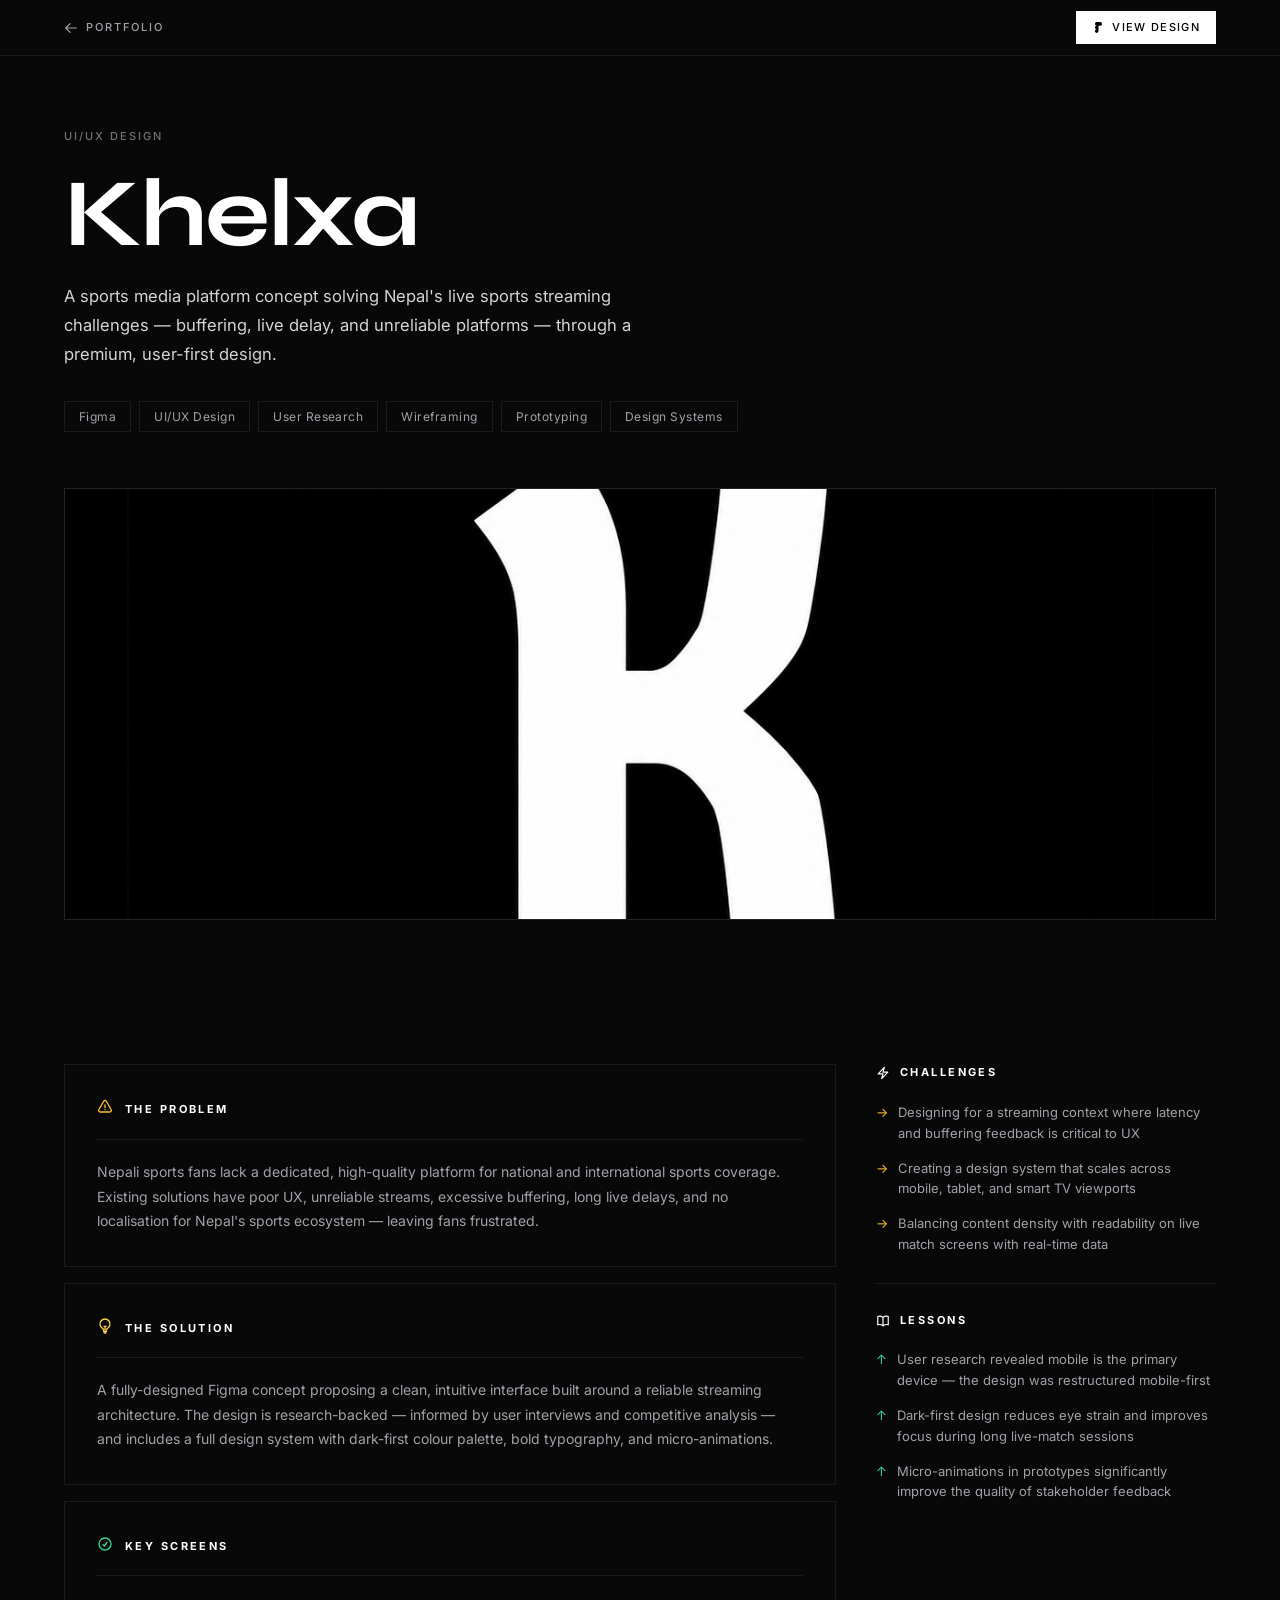
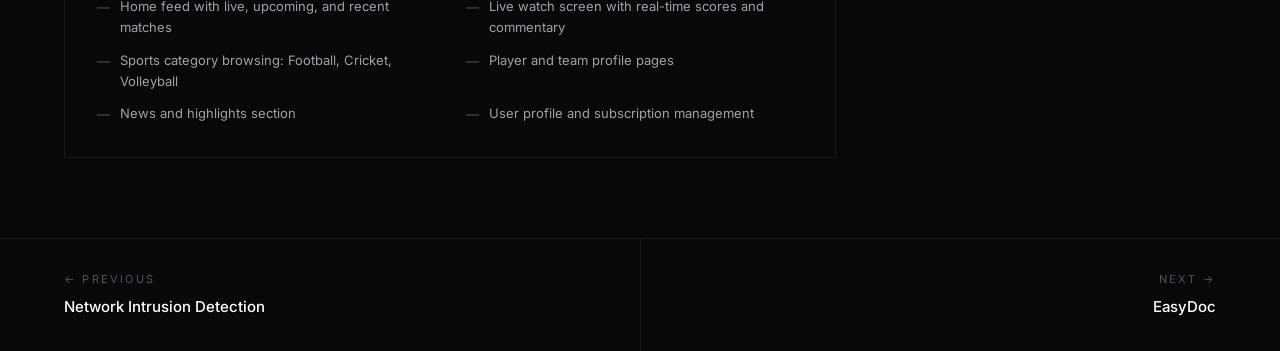
<file: projects/khelxa.html>
<!DOCTYPE html>
<html lang="en">
<head>
  <meta charset="UTF-8" />
  <meta name="viewport" content="width=device-width, initial-scale=1.0" />
  <title>Khelxa | Aayush Khatiwada</title>
  <link rel="icon" type="image/x-icon" href="../media/face.png" />
  <link rel="preconnect" href="https://fonts.googleapis.com" />
  <link rel="preconnect" href="https://fonts.gstatic.com" crossorigin />
  <link href="https://fonts.googleapis.com/css2?family=Anton&family=Inter:wght@300;400;500;600&family=Syne:wght@700;800&display=swap" rel="stylesheet" />
  <link rel="stylesheet" href="../styles.css" />

  <script type="text/javascript">
    (function(c,l,a,r,i,t,y){
        c[a]=c[a]||function(){(c[a].q=c[a].q||[]).push(arguments)};
        t=l.createElement(r);t.async=1;t.src="https://www.clarity.ms/tag/"+i;
        y=l.getElementsByTagName(r)[0];y.parentNode.insertBefore(t,y);
    })(window, document, "clarity", "script", "x57fsqkb2d");
</script>
</head>
<body class="project-page">

<div id="progress-bar"></div>

<nav class="pd-nav">
  <a href="../index.html#projects" class="pd-nav-back">
    <svg width="14" height="14" fill="none" viewBox="0 0 24 24" stroke="currentColor" stroke-width="2"><path stroke-linecap="round" stroke-linejoin="round" d="M10.5 19.5L3 12m0 0l7.5-7.5M3 12h18"/></svg>
    Portfolio
  </a>
  <div class="pd-nav-actions">
    <a href="https://www.figma.com/file/7wP0Lvx64Emsbf0sbYnYyl/Khelxa" target="_blank" rel="noopener" class="pd-btn-demo">
      <svg width="13" height="13" fill="currentColor" viewBox="0 0 24 24"><path d="M15.332 8.668a3.333 3.333 0 000-6.663H8.668a3.333 3.333 0 000 6.663 3.333 3.333 0 000 6.665 3.333 3.333 0 103.333 3.332V8.668h3.331z"/></svg>
      View Design
    </a>
  </div>
</nav>

<div class="pd-hero">
  <div class="pd-status-row">
<span class="pd-category">UI/UX Design</span>
  </div>
  <h1 class="pd-title reveal">Khelxa</h1>
  <p class="pd-subtitle reveal">A sports media platform concept solving Nepal's live sports streaming challenges — buffering, live delay, and unreliable platforms — through a premium, user-first design.</p>
  <div class="pd-tags reveal">
    <span class="pd-tag">Figma</span>
    <span class="pd-tag">UI/UX Design</span>
    <span class="pd-tag">User Research</span>
    <span class="pd-tag">Wireframing</span>
    <span class="pd-tag">Prototyping</span>
    <span class="pd-tag">Design Systems</span>
  </div>
  <div class="pd-cover"><img src="../media/khelxa.png" alt="Khelxa" /></div>
</div>

<div class="pd-content-wrap">
  <div>
    <div class="pd-card reveal">
      <div class="pd-card-header">
        <span class="pd-card-icon pd-card-icon--amber">
          <svg width="16" height="16" fill="none" viewBox="0 0 24 24" stroke="currentColor" stroke-width="2"><path stroke-linecap="round" stroke-linejoin="round" d="M12 9v3.75m-9.303 3.376c-.866 1.5.217 3.374 1.948 3.374h14.71c1.73 0 2.813-1.874 1.948-3.374L13.949 3.378c-.866-1.5-3.032-1.5-3.898 0L2.697 16.126zM12 15.75h.007v.008H12v-.008z"/></svg>
        </span>
        <span class="pd-card-title">The Problem</span>
      </div>
      <p class="pd-card-body">Nepali sports fans lack a dedicated, high-quality platform for national and international sports coverage. Existing solutions have poor UX, unreliable streams, excessive buffering, long live delays, and no localisation for Nepal's sports ecosystem — leaving fans frustrated.</p>
    </div>

    <div class="pd-card reveal">
      <div class="pd-card-header">
        <span class="pd-card-icon pd-card-icon--gold">
          <svg width="16" height="16" fill="none" viewBox="0 0 24 24" stroke="currentColor" stroke-width="2"><path stroke-linecap="round" stroke-linejoin="round" d="M12 18v-5.25m0 0a6.01 6.01 0 001.5-.189m-1.5.189a6.01 6.01 0 01-1.5-.189m3.75 7.478a12.06 12.06 0 01-4.5 0m3.75 2.383a14.406 14.406 0 01-3 0M14.25 18v-.192c0-.983.658-1.823 1.508-2.316a7.5 7.5 0 10-7.517 0c.85.493 1.509 1.333 1.509 2.316V18"/></svg>
        </span>
        <span class="pd-card-title">The Solution</span>
      </div>
      <p class="pd-card-body">A fully-designed Figma concept proposing a clean, intuitive interface built around a reliable streaming architecture. The design is research-backed — informed by user interviews and competitive analysis — and includes a full design system with dark-first colour palette, bold typography, and micro-animations.</p>
    </div>

    <div class="pd-card reveal">
      <div class="pd-card-header">
        <span class="pd-card-icon pd-card-icon--green">
          <svg width="16" height="16" fill="none" viewBox="0 0 24 24" stroke="currentColor" stroke-width="2"><path stroke-linecap="round" stroke-linejoin="round" d="M9 12.75L11.25 15 15 9.75M21 12a9 9 0 11-18 0 9 9 0 0118 0z"/></svg>
        </span>
        <span class="pd-card-title">Key Screens</span>
      </div>
      <div class="pd-features-grid">
        <div class="pd-feature-item"><span class="pd-feature-dash">—</span>Home feed with live, upcoming, and recent matches</div>
        <div class="pd-feature-item"><span class="pd-feature-dash">—</span>Live watch screen with real-time scores and commentary</div>
        <div class="pd-feature-item"><span class="pd-feature-dash">—</span>Sports category browsing: Football, Cricket, Volleyball</div>
        <div class="pd-feature-item"><span class="pd-feature-dash">—</span>Player and team profile pages</div>
        <div class="pd-feature-item"><span class="pd-feature-dash">—</span>News and highlights section</div>
        <div class="pd-feature-item"><span class="pd-feature-dash">—</span>User profile and subscription management</div>
      </div>
    </div>
  </div>

  <aside>
    <div class="pd-sidebar-section">
      <div class="pd-sidebar-title">
        <svg width="14" height="14" fill="none" viewBox="0 0 24 24" stroke="currentColor" stroke-width="2"><path stroke-linecap="round" stroke-linejoin="round" d="M3.75 13.5l10.5-11.25L12 10.5h8.25L9.75 21.75 12 13.5H3.75z"/></svg>
        Challenges
      </div>
      <div class="pd-sidebar-items">
        <div class="pd-sidebar-item"><i class="pd-arrow-amber">→</i>Designing for a streaming context where latency and buffering feedback is critical to UX</div>
        <div class="pd-sidebar-item"><i class="pd-arrow-amber">→</i>Creating a design system that scales across mobile, tablet, and smart TV viewports</div>
        <div class="pd-sidebar-item"><i class="pd-arrow-amber">→</i>Balancing content density with readability on live match screens with real-time data</div>
      </div>
    </div>
    <div class="pd-sidebar-section">
      <div class="pd-sidebar-title">
        <svg width="14" height="14" fill="none" viewBox="0 0 24 24" stroke="currentColor" stroke-width="2"><path stroke-linecap="round" stroke-linejoin="round" d="M12 6.042A8.967 8.967 0 006 3.75c-1.052 0-2.062.18-3 .512v14.25A8.987 8.987 0 016 18c2.305 0 4.408.867 6 2.292m0-14.25a8.966 8.966 0 016-2.292c1.052 0 2.062.18 3 .512v14.25A8.987 8.987 0 0018 18a8.967 8.967 0 00-6 2.292m0-14.25v14.25"/></svg>
        Lessons
      </div>
      <div class="pd-sidebar-items">
        <div class="pd-sidebar-item"><i class="pd-arrow-green">↑</i>User research revealed mobile is the primary device — the design was restructured mobile-first</div>
        <div class="pd-sidebar-item"><i class="pd-arrow-green">↑</i>Dark-first design reduces eye strain and improves focus during long live-match sessions</div>
        <div class="pd-sidebar-item"><i class="pd-arrow-green">↑</i>Micro-animations in prototypes significantly improve the quality of stakeholder feedback</div>
      </div>
    </div>
  </aside>
</div>

<div class="pd-project-nav">
  <a href="network-intrusion.html" class="pd-nav-item">
    <span class="pd-nav-label">← Previous</span>
    <span class="pd-nav-name">Network Intrusion Detection</span>
  </a>
  <a href="easydoc.html" class="pd-nav-item pd-nav-item--next">
    <span class="pd-nav-label">Next →</span>
    <span class="pd-nav-name">EasyDoc</span>
  </a>
</div>

<script src="../main.js"></script>
</body>
</html>
</file>
<file: styles.css>
/* ---------- Reset ---------- */
*, *::before, *::after { box-sizing: border-box; margin: 0; padding: 0; }

/* ---------- Design Tokens ---------- */
:root {
  --bg:          #080808;
  --bg-alt:      #0a0a0a;
  --bg-card:     #0e0e0e;
  --bg-hover:    #0f0f0f;

  --text:        #ffffff;
  --text-300:    #d4d4d8;
  --text-400:    #a1a1aa;
  --text-500:    #71717a;
  --text-600:    #52525b;

  --gold:        #ffc300;
  --gold-400:    #ffd44d;
  --gold-500:    #ffc300;
  --gold-glow:   rgba(255,195,0,0.1);
  --gold-border: rgba(255,195,0,0.4);

  --emerald:     #34d399;
  --amber:       #fbbf24;
  --wlv:         #2a75d3;
  --hck:         #4caf50;

  --border:      rgba(255,255,255,0.08);
  --border-hov:  rgba(255,255,255,0.14);
  --border-25:   rgba(255,255,255,0.25);
  --divider:     rgba(255,255,255,0.06);

  --font-body:    'Inter', sans-serif;
  --font-display: 'Syne', sans-serif;

  --nav-h: 64px;
  --max-w: 1280px;
  --px: 24px;
}
@media (min-width: 640px)  { :root { --nav-h: 80px; --px: 40px; } }
@media (min-width: 1024px) { :root { --px: 64px; } }

/* ---------- Base ---------- */
html { scroll-behavior: smooth; scroll-padding-top: var(--nav-h); }

body {
  background: var(--bg);
  color: var(--text);
  font-family: var(--font-body);
  font-size: 16px;
  line-height: 1.6;
  overflow-x: hidden;
  cursor: default;
  -webkit-font-smoothing: antialiased;
}

a { color: inherit; text-decoration: none; }
img { display: block; max-width: 100%; }
button { cursor: pointer; font-family: inherit; }

/* Scrollbar */
::-webkit-scrollbar { width: 4px; }
::-webkit-scrollbar-track { background: var(--bg); }
::-webkit-scrollbar-thumb { background: rgba(255,255,255,0.15); }

/* Selection */
::selection { background: rgba(255,195,0,0.25); }

/* ---------- Progress Bar ---------- */
#progress-bar {
  position: fixed; top: 0; left: 0; z-index: 10000;
  height: 1px; width: 0;
  background: var(--gold);
}

/* ---------- Container ---------- */
.container {
  max-width: var(--max-w);
  margin: 0 auto;
  padding: 0 var(--px);
}

/* ---------- Reveal Animations ---------- */
.reveal {
  opacity: 0;
  transform: translateY(30px);
  transition: opacity 0.7s ease, transform 0.7s ease;
}
.reveal.visible { opacity: 1; transform: none; }
.reveal-x {
  opacity: 0;
  transform: translateX(-30px);
  transition: opacity 0.7s ease, transform 0.7s ease;
}
.reveal-x.visible { opacity: 1; transform: none; }
.reveal-x-right {
  opacity: 0;
  transform: translateX(30px);
  transition: opacity 0.7s ease, transform 0.7s ease;
}
.reveal-x-right.visible { opacity: 1; transform: none; }
.delay-1 { transition-delay: 0.15s; }
.delay-2 { transition-delay: 0.3s; }
.delay-3 { transition-delay: 0.45s; }
.delay-4 { transition-delay: 0.6s; }

/* ---------- Section Header ---------- */
.section-num {
  font-family: var(--font-body);
  font-size: 11px;
  letter-spacing: 0.35em;
  text-transform: uppercase;
  color: var(--gold);
  margin-bottom: 16px;
  display: block;
}
.section-heading {
  font-family: var(--font-display);
  font-size: clamp(40px, 5vw, 72px);
  font-weight: 700;
  color: var(--text);
  line-height: 0.95;
  letter-spacing: -0.02em;
}

/* ============================================================
   NAVBAR
   ============================================================ */
#navbar {
  position: fixed; top: 0; left: 0; right: 0; z-index: 1000;
  height: var(--nav-h);
  display: flex; align-items: center;
  border-bottom: 1px solid transparent;
  transition: background 0.3s, border-color 0.3s, backdrop-filter 0.3s;
}
#navbar.scrolled {
  background: rgba(8,8,8,0.9);
  backdrop-filter: blur(24px) saturate(1.3);
  -webkit-backdrop-filter: blur(24px) saturate(1.3);
  border-color: rgba(255,255,255,0.06);
}
#navbar .container {
  display: flex; align-items: center; justify-content: space-between;
  width: 100%;
}
.nav-logo {
  font-family: var(--font-body);
  font-size: 13px;
  font-weight: 500;
  letter-spacing: 0.25em;
  text-transform: uppercase;
  color: var(--text);
}
.nav-links {
  display: flex; align-items: center; gap: 0;
  list-style: none;
}
.nav-links li { position: relative; }
.nav-links a {
  position: relative;
  font-size: 12px;
  font-weight: 400;
  letter-spacing: 0.1em;
  text-transform: uppercase;
  color: var(--text-400);
  padding: 8px 16px;
  transition: color 0.2s;
  display: block;
}
.nav-links a::after {
  content: '';
  position: absolute;
  bottom: 0; left: 16px; right: 16px;
  height: 1px;
  background: var(--text);
  transform: scaleX(0);
  transform-origin: left;
  transition: transform 0.25s ease;
}
.nav-links a:hover,
.nav-links a.active { color: var(--text); }
.nav-links a:hover::after,
.nav-links a.active::after { transform: scaleX(1); }

/* Hamburger */
.hamburger {
  display: none; flex-direction: column; gap: 5px;
  background: none; border: none; padding: 4px; cursor: pointer;
}
.hamburger span {
  width: 22px; height: 1.5px;
  background: var(--text-400);
  transition: transform 0.3s, opacity 0.3s;
}
.hamburger.open span:nth-child(1) { transform: translateY(6.5px) rotate(45deg); }
.hamburger.open span:nth-child(2) { opacity: 0; }
.hamburger.open span:nth-child(3) { transform: translateY(-6.5px) rotate(-45deg); }

/* Mobile Menu */
.mobile-menu {
  display: none;
  position: fixed; inset: 0; z-index: 999;
  background: rgba(8,8,8,0.98);
  flex-direction: column; align-items: center; justify-content: center;
  gap: 40px;
}
.mobile-menu.open { display: flex; }
.mobile-menu a {
  font-family: var(--font-display);
  font-size: clamp(2rem, 8vw, 3.5rem);
  font-weight: 700;
  color: var(--text-400);
  transition: color 0.2s;
  letter-spacing: -0.02em;
}
.mobile-menu a:hover { color: var(--text); }

/* ============================================================
   HERO
   ============================================================ */
#hero {
  min-height: 100svh;
  display: flex;
  flex-direction: column;
  justify-content: space-between;
  padding-top: var(--nav-h);
  padding-bottom: 40px;
  padding-left: var(--px);
  padding-right: var(--px);
  background: var(--bg);
  position: relative;
  overflow: hidden;
}

/* Top row */
.hero-topbar {
  display: flex; align-items: flex-start; justify-content: space-between;
  position: relative; z-index: 1;
  padding-top: 24px;
}
.hero-topbar-info {
  display: flex; flex-direction: column; gap: 5px;
}
.hero-topbar-label {
  font-size: 11px;
  letter-spacing: 0.25em;
  text-transform: uppercase;
  color: var(--text-600);
}
.hero-topbar-sub {
  font-size: 10px;
  letter-spacing: 0.25em;
  text-transform: uppercase;
  color: var(--text-500);
}
.hero-avail {
  display: flex; align-items: center; gap: 10px;
}
.hero-avail-dot {
  width: 6px; height: 6px;
  border-radius: 50%;
  background: var(--amber);
  flex-shrink: 0;
}
.hero-avail-text {
  font-size: 11px;
  letter-spacing: 0.1em;
  text-transform: uppercase;
  color: var(--text-400);
}

/* Middle section */
.hero-middle {
  flex: 1;
  display: flex;
  flex-direction: column;
  justify-content: center;
  padding: 48px 0;
  position: relative; z-index: 1;
}
@media (min-width: 1024px) {
  .hero-middle { padding: 0; }
}

.hero-grid {
  display: grid;
  grid-template-columns: 1fr;
  gap: 40px;
  align-items: flex-start;
}
@media (min-width: 1024px) {
  .hero-grid {
    grid-template-columns: 1fr 280px;
    gap: 48px;
  }
}

/* Prevents the left text column from overflowing the grid cell */
.hero-left {
  min-width: 0;
}

.hero-name {
  font-family: "Mozilla Headline", sans-serif;
  font-size: clamp(52px, 8vw, 116px);
  font-weight: 600;
  line-height: 0.9;
  letter-spacing: 0.02em;
  color: var(--text);
  margin-bottom: 32px;
}
.hero-name .gold-dot { color: var(--gold); }

.hero-divider {
  height: 1px;
  background: rgba(255,255,255,0.10);
  margin-bottom: 32px;
  transform-origin: left;
  /* animated via JS */
}

.hero-tagline {
  font-size: 16px;
  color: var(--text-300);
  max-width: 512px;
  line-height: 1.75;
  margin-bottom: 40px;
}
@media (min-width: 640px) { .hero-tagline { font-size: 18px; } }

.hero-actions {
  display: flex; flex-wrap: wrap; gap: 12px;
}

/* Buttons — sharp corners, no border-radius */
.btn-white {
  display: inline-flex; align-items: center; gap: 8px;
  font-size: 14px; font-weight: 500;
  letter-spacing: 0.15em; text-transform: uppercase;
  padding: 14px 28px;
  background: var(--text);
  color: #000;
  border: none;
  transition: background 0.2s;
}
.btn-white:hover { background: #e4e4e7; }
.btn-white .arrow-icon { transition: transform 0.2s; }
.btn-white:hover .arrow-icon { transform: translate(2px,-2px); }

.btn-ghost {
  display: inline-flex; align-items: center; gap: 8px;
  font-size: 14px; font-weight: 500;
  letter-spacing: 0.15em; text-transform: uppercase;
  padding: 13px 28px;
  background: transparent;
  color: var(--text-300);
  border: 1px solid rgba(255,255,255,0.12);
  transition: border-color 0.2s, color 0.2s;
}
.btn-ghost:hover { border-color: var(--border-25); color: var(--text); }

/* Hero right portrait column */
.hero-portrait-col {
  display: none;
  flex-direction: column;
  gap: 0;
  align-self: flex-start;
}
@media (min-width: 1024px) {
  .hero-portrait-col { display: flex; }
}

.hero-portrait-card {
  position: relative;
  aspect-ratio: 3/4;
  min-height: 280px;
  overflow: hidden;
  border: 1px solid var(--border);
  background: #111;
}
.hero-portrait-card img {
  width: 100%; height: 100%;
  object-fit: cover;
  object-position: top;
  filter: grayscale(100%);
  opacity: 0.8;
}
.hero-portrait-placeholder {
  width: 100%; height: 100%;
  display: flex; align-items: center; justify-content: center;
  font-size: 5rem;
  filter: grayscale(1);
}
.hero-portrait-overlay {
  position: absolute;
  bottom: 0; left: 0; right: 0;
  padding: 16px;
  background: rgba(0,0,0,0.4);
}
.hero-portrait-name {
  font-size: 13px;
  color: var(--text);
  margin-bottom: 2px;
}
.hero-portrait-location {
  font-size: 11px;
  color: var(--text-400);
  letter-spacing: 0.04em;
}
.hero-portrait-meta {
  border: 1px solid var(--border);
  padding: 12px 16px;
  display: flex;
  align-items: center;
  justify-content: space-between;
}
.hero-portrait-meta-label {
  font-size: 11px;
  color: var(--text-600);
  letter-spacing: 0.06em;
}
.hero-portrait-meta-val {
  font-size: 14px;
  color: var(--text);
}

/* Bottom row */
.hero-bottombar {
  display: flex; align-items: center; justify-content: space-between;
  flex-wrap: wrap; gap: 24px;
  position: relative; z-index: 1;
}
.hero-stats {
  display: flex; align-items: center; gap: 0;
}
.hero-stat { padding: 0 24px; }
.hero-stat:first-child { padding-left: 0; }
.stat-val {
  font-size: 18px;
  font-weight: 400;
  color: var(--text);
  line-height: 1;
}
.stat-lbl {
  font-size: 11px;
  letter-spacing: 0.2em;
  text-transform: uppercase;
  color: var(--text-600);
  margin-top: 2px;
}
.stat-sep {
  width: 1px; height: 28px;
  background: var(--border);
  flex-shrink: 0;
}

.hero-socials {
  display: flex; align-items: center; gap: 20px;
}
.hero-social {
  display: flex; align-items: center; gap: 6px;
  font-size: 11px; letter-spacing: 0.2em; text-transform: uppercase;
  color: var(--text-500);
  transition: color 0.2s;
}
.hero-social svg { flex-shrink: 0; }
.hero-social:hover { color: var(--text-300); }

/* ============================================================
   ABOUT
   ============================================================ */
#about {
  padding: clamp(96px,12vw,144px) var(--px);
  background: var(--bg);
}

.about-inner {
  max-width: var(--max-w);
  margin: 0 auto;
}

.about-grid {
  display: grid;
  grid-template-columns: 1fr;
  gap: clamp(48px, 6vw, 80px);
  margin-top: 64px;
}
@media (min-width: 1024px) {
  .about-grid { grid-template-columns: 1fr 1fr; }
}

.about-body {
  display: flex; flex-direction: column; gap: 20px;
}
.about-body p {
  font-size: 15px;
  color: var(--text-300);
  line-height: 1.8;
}

.about-table {
  border: 1px solid var(--border);
  margin-top: 8px;
}
.about-table-row {
  display: flex; align-items: center; justify-content: space-between;
  padding: 14px 20px;
  border-bottom: 1px solid var(--divider);
}
.about-table-row:last-child { border-bottom: none; }
.tbl-label {
  font-size: 11px; letter-spacing: 0.2em; text-transform: uppercase;
  color: var(--text-500);
}
.tbl-value { font-size: 13px; color: var(--text-300); }
.tbl-value.green { color: var(--emerald); }

.about-portrait { position: relative; }
.portrait-placeholder {
  width: 80%;
  aspect-ratio: 4/5;
  background: #111;
  border: 1px solid var(--border);
  overflow: hidden;
}
.portrait-placeholder img {
  width: 100%; height: 100%;
  object-fit: cover;
  object-position: top;
  filter: grayscale(100%);
  opacity: 0.85;
  display: block;
}

/* ============================================================
   EDUCATION / CERTIFICATES / AWARDS (sections 003A–C)
   ============================================================ */
#education {
  padding: clamp(96px,12vw,144px) var(--px);
  background: var(--bg-alt);
}
#certificates {
  padding: clamp(96px,12vw,144px) var(--px);
  background: var(--bg);
}

/* ---- Certificates flexbox layout ---- */
.cert-inner {
  max-width: var(--max-w);
  margin: 0 auto;
}

.cert-list {
  display: flex;
  flex-wrap: wrap;
  justify-content: center;
  gap: 16px;
  margin-top: 64px;
}

.cert-card {
  flex: 0 1 calc(50% - 8px);
  min-width: 280px;
  display: flex;
  align-items: flex-start;
  gap: 16px;
  padding: 28px;
  border: 1px solid var(--border);
  background: var(--bg);
  transition: border-color 0.25s, background 0.25s;
}
.cert-card:hover {
  border-color: var(--gold-border);
  background: var(--bg-card);
}

.cert-icon {
  color: var(--gold);
  flex-shrink: 0;
  margin-top: 2px;
}

.cert-body {
  flex: 1;
}

.cert-title {
  font-size: 15px;
  font-weight: 600;
  color: var(--text);
  margin-bottom: 4px;
}

.cert-issuer {
  font-size: 13px;
  color: var(--text-400);
  margin-bottom: 4px;
}

.cert-date {
  font-size: 11px;
  letter-spacing: 0.1em;
  color: var(--text-600);
}

.cert-view {
  display: inline-flex;
  align-items: center;
  gap: 5px;
  flex-shrink: 0;
  align-self: center;
  font-size: 11px;
  font-weight: 500;
  letter-spacing: 0.1em;
  text-transform: uppercase;
  color: var(--text-500);
  border: 1px solid var(--border);
  padding: 6px 12px;
  transition: color 0.2s, border-color 0.2s;
}
.cert-view:hover {
  color: var(--gold-400);
  border-color: var(--gold-border);
}
#awards {
  padding: clamp(96px,12vw,144px) var(--px);
  background: var(--bg-alt);
}

/* ---- Awards flexbox layout ---- */
.award-inner {
  max-width: var(--max-w);
  margin: 0 auto;
}

.award-list {
  display: flex;
  flex-wrap: wrap;
  justify-content: center;
  gap: 16px;
  margin-top: 64px;
}

.award-card {
  flex: 0 1 calc(50% - 8px);
  min-width: 280px;
  display: flex;
  align-items: flex-start;
  justify-content: space-between;
  gap: 16px;
  padding: 28px;
  background: var(--bg-alt);
  border: 1px solid var(--border);
  border-top: 2px solid transparent;
  transition: background 0.25s, border-color 0.25s;
}
.award-card:hover { background: var(--bg-card); }

.award-card--hck { border-top-color: var(--hck); }
.award-card--wlv   { border-top-color: var(--wlv); }

.award-body { flex: 1; }

.award-title {
  font-size: 15px;
  font-weight: 600;
  color: var(--text);
  margin-bottom: 4px;
}

.award-issuer {
  font-size: 13px;
  color: var(--text-400);
  margin-bottom: 4px;
}

.award-date {
  font-size: 11px;
  letter-spacing: 0.1em;
  color: var(--text-600);
}

.award-badge {
  display: inline-flex;
  align-items: center;
  gap: 6px;
  flex-shrink: 0;
  font-size: 12px;
  font-weight: 600;
  letter-spacing: 0.04em;
}
.award-badge--hck { color: var(--hck); }
.award-badge--wlv   { color: var(--wlv); }

.edu-inner {
  max-width: var(--max-w);
  margin: 0 auto;
}

/* New list-style layout */
.edu-list {
  margin-top: 64px;
  display: flex;
  flex-direction: column;
}

.edu-entry {
  padding: clamp(32px, 4vw, 48px) 24px;
  margin: 0 -24px;
  border-bottom: 1px solid var(--border);
  border-left: 2px solid transparent;
  transition: background 0.25s, border-color 0.25s;
}
.edu-entry:first-child { border-top: 1px solid var(--border); }
.edu-entry:hover {
  background: var(--bg-card);
  border-left-color: var(--gold);
}

.edu-entry-header {
  display: flex;
  align-items: flex-start;
  justify-content: space-between;
  gap: 24px;
  margin-bottom: 20px;
}

.edu-entry-left {
  display: flex;
  align-items: flex-start;
  gap: 16px;
}

.edu-entry-icon {
  color: var(--gold);
  flex-shrink: 0;
  margin-top: 4px;
}

.edu-entry-title {
  font-family: var(--font-display);
  font-size: clamp(20px, 2.5vw, 28px);
  font-weight: 700;
  color: var(--text);
  line-height: 1.1;
  margin-bottom: 6px;
}

.edu-entry-subtitle {
  font-size: 14px;
  color: var(--text-400);
}

.edu-entry-right {
  display: flex;
  flex-direction: column;
  align-items: flex-end;
  gap: 6px;
  flex-shrink: 0;
}

.edu-entry-meta-row {
  display: flex;
  align-items: center;
  gap: 6px;
  font-size: 13px;
  color: var(--text-500);
}
.edu-entry-meta-row svg { color: var(--gold); flex-shrink: 0; }

.edu-entry-divider {
  height: 1px;
  background: var(--border);
  margin-bottom: 20px;
}

.edu-entry-bullets {
  display: flex;
  flex-direction: column;
  gap: 10px;
  padding-left: 38px;
}

.edu-entry-bullet {
  display: flex;
  align-items: flex-start;
  gap: 12px;
  font-size: 14px;
  color: var(--text-400);
  line-height: 1.65;
}
.edu-entry-bullet-dash { color: var(--text-600); flex-shrink: 0; }

/* Legacy card styles kept for certificates/awards sections */
.edu-grid {
  display: grid;
  grid-template-columns: repeat(3, 1fr);
  gap: 1px;
  background: rgba(255,255,255,0.06);
  margin-top: 64px;
}
@media (max-width: 1024px) { .edu-grid { grid-template-columns: 1fr 1fr; } }
@media (max-width: 640px)  { .edu-grid { grid-template-columns: 1fr; } }

.edu-cell {
  background: var(--bg-alt);
  border-top: 2px solid transparent;
  padding: 32px;
  transition: background 0.2s, border-color 0.2s;
}
.edu-cell:hover { background: var(--bg-card); border-top-color: var(--gold); }
#certificates .edu-cell { background: var(--bg); }
#certificates .edu-cell:hover { background: var(--bg-card); }

.edu-degree { font-size: 15px; font-weight: 600; color: var(--text); margin-bottom: 6px; }
.edu-school  { font-size: 13px; color: var(--text-400); margin-bottom: 4px; }
.edu-period  { font-size: 11px; letter-spacing: 0.1em; color: var(--text-600); margin-bottom: 20px; }
.edu-badge {
  display: inline-flex; align-items: center; gap: 6px;
  font-size: 12px; font-weight: 600;
  color: var(--gold-400);
  letter-spacing: 0.04em;
}

@media (max-width: 640px) {
  .edu-entry-header { flex-direction: column; }
  .edu-entry-right  { align-items: flex-start; }
  .edu-entry-bullets { padding-left: 0; }
}

/* ============================================================
   EXPERIENCE (section 004)
   ============================================================ */
#experience {
  padding: clamp(96px,12vw,144px) var(--px);
  background: var(--bg);
}

.exp-inner {
  max-width: var(--max-w);
  margin: 0 auto;
}

.exp-timeline {
  border-left: 1px solid var(--border);
  margin-left: 12px;
  margin-top: 64px;
}

.exp-item {
  position: relative;
  padding-left: 40px;
  padding-bottom: 48px;
}
.exp-item:last-child { padding-bottom: 0; }

.exp-dot {
  position: absolute;
  left: -5px; top: 6px;
  width: 10px; height: 10px;
  border-radius: 50%;
  border: 2px solid #3f3f46;
  background: var(--bg);
  transition: border-color 0.3s;
}
.exp-item:hover .exp-dot { border-color: var(--gold); }

.exp-card {
  border: 1px solid var(--border);
  background: var(--bg-alt);
  padding: clamp(20px, 3vw, 32px);
  transition: border-color 0.3s, background 0.3s;
}
.exp-card:hover { border-color: var(--border-hov); background: var(--bg-card); }

.exp-header {
  display: flex;
  flex-direction: column;
  gap: 16px;
  margin-bottom: 24px;
}
@media (min-width: 640px) {
  .exp-header { flex-direction: row; align-items: flex-start; justify-content: space-between; }
}

.exp-role {
  font-size: clamp(16px, 1.5vw, 20px);
  font-weight: 500;
  color: var(--text);
  margin-bottom: 4px;
}
.exp-company { font-size: 14px; color: var(--gold-400); }
.exp-meta {
  display: flex; flex-direction: column; gap: 4px;
  text-align: right;
}
.exp-meta span {
  display: flex; align-items: center; gap: 6px;
  font-size: 12px; color: var(--text-500);
  justify-content: flex-end;
}

.exp-tags {
  display: flex; flex-wrap: wrap; gap: 8px;
  margin-bottom: 24px;
}
.exp-tag {
  font-size: 12px;
  color: var(--text-400);
  border: 1px solid var(--border);
  padding: 4px 10px;
  letter-spacing: 0.04em;
}

.exp-bullets {
  display: flex; flex-direction: column; gap: 8px;
}
.exp-bullet {
  display: flex; align-items: flex-start; gap: 12px;
  font-size: 14px; color: var(--text-400); line-height: 1.65;
}
.exp-bullet-dash { color: var(--text-600); flex-shrink: 0; margin-top: 1px; }

/* ============================================================
   SKILLS (section 005)
   ============================================================ */
#skills {
  padding: clamp(96px,12vw,144px) var(--px);
  background: var(--bg-alt);
}

.skills-inner {
  max-width: var(--max-w);
  margin: 0 auto;
}

.skills-grid {
  display: grid;
  grid-template-columns: repeat(3, 1fr);
  gap: 1px;
  background: rgba(255,255,255,0.06);
  margin-top: 64px;
}
@media (max-width: 1024px) { .skills-grid { grid-template-columns: 1fr 1fr; } }
@media (max-width: 640px)  { .skills-grid { grid-template-columns: 1fr; } }

.skill-cell {
  background: var(--bg-alt);
  padding: 32px;
  transition: background 0.2s;
}
.skill-cell:hover { background: var(--bg-hover); }

.skill-icon-box {
  width: 40px; height: 40px;
  border: 1px solid rgba(255,255,255,0.10);
  display: flex; align-items: center; justify-content: center;
  margin-bottom: 24px;
  transition: border-color 0.2s;
}
.skill-cell:hover .skill-icon-box { border-color: var(--gold-border); }
.skill-icon-box svg { color: var(--text-400); transition: color 0.2s; }
.skill-cell:hover .skill-icon-box svg { color: var(--gold-400); }

.skill-cat-name {
  font-size: 12px;
  letter-spacing: 0.15em; text-transform: uppercase;
  color: var(--text);
  margin-bottom: 20px;
}
.skill-tags {
  display: flex; flex-wrap: wrap; gap: 8px;
}
.skill-tag {
  font-size: 12px;
  color: var(--text-400);
  border: 1px solid var(--border);
  padding: 4px 10px;
  transition: color 0.2s, border-color 0.2s;
}
.skill-tag:hover { color: var(--text-300); border-color: var(--border-hov); }

/* ============================================================
   LANGUAGES (section 006)
   ============================================================ */
#languages {
  padding: clamp(96px,12vw,144px) var(--px);
  background: var(--bg);
}

.languages-inner {
  max-width: var(--max-w);
  margin: 0 auto;
}

.languages-grid {
  display: grid;
  grid-template-columns: repeat(4, 1fr);
  gap: 1px;
  background: rgba(255,255,255,0.06);
  margin-top: 64px;
}
@media (max-width: 768px) { .languages-grid { grid-template-columns: 1fr 1fr; } }

.lang-cell {
  background: var(--bg);
  padding: 32px;
  transition: background 0.2s;
}
.lang-cell:hover { background: var(--bg-hover); }
.lang-name {
  font-size: 24px;
  color: var(--text);
  margin-bottom: 4px;
  font-weight: 400;
}
.lang-level {
  font-size: 12px; letter-spacing: 0.1em; text-transform: uppercase;
  color: var(--text-500);
  margin-bottom: 20px;
}
.lang-bar {
  height: 2px;
  background: var(--border);
  overflow: hidden;
}
.lang-fill {
  height: 100%;
  background: var(--gold);
  width: 0;
  transition: width 1s ease;
}

/* ============================================================
   PROJECTS (section 007)
   ============================================================ */
#projects {
  padding: clamp(96px,12vw,144px) var(--px);
  background: var(--bg);
}

.projects-inner {
  max-width: var(--max-w);
  margin: 0 auto;
}

.projects-list {
  border-top: 1px solid var(--border);
  margin-top: 64px;
}

.project-row {
  display: grid;
  grid-template-columns: auto 1fr auto;
  align-items: stretch;
  border-bottom: 1px solid var(--border);
  cursor: pointer;
  transition: border-color 0.2s;
  text-decoration: none; color: inherit;
}
.project-row:hover { border-color: rgba(255,255,255,0.14); }

.project-row-left {
  display: flex; align-items: flex-start; gap: 24px;
  padding: clamp(20px, 3vw, 32px);
  padding-right: 40px;
}
.project-num {
  font-size: 11px; letter-spacing: 0.2em;
  color: var(--text-600);
  padding-top: 2px;
  flex-shrink: 0;
  font-weight: 400;
}
.project-thumb {
  width: clamp(72px, 8vw, 112px);
  height: clamp(52px, 5.5vw, 80px);
  overflow: hidden;
  border: 1px solid var(--border);
  flex-shrink: 0;
  background: #111;
  display: flex; align-items: center; justify-content: center;
  font-size: 2rem;
  filter: grayscale(1);
  transition: filter 0.5s;
}
.project-row:hover .project-thumb { filter: none; }
.project-thumb-img {
  width: 100%; height: 100%;
  object-fit: cover;
  filter: grayscale(1);
  transition: filter 0.5s, transform 0.5s;
}
.project-row:hover .project-thumb-img { filter: none; transform: scale(1.08); }

.project-row-body {
  padding: clamp(20px, 3vw, 32px) clamp(20px, 3vw, 32px) clamp(20px, 3vw, 32px) 0;
  display: flex; flex-direction: column; justify-content: center; gap: 8px;
}
.project-title {
  font-size: clamp(16px, 1.5vw, 20px);
  font-weight: 500;
  color: var(--text);
  transition: color 0.2s;
}
.project-row:hover .project-title { color: var(--gold-400); }
.project-category {
  font-size: 13px; color: var(--text-500);
}
.project-brief {
  font-size: 13px; color: var(--text-400);
  line-height: 1.65; max-width: 520px;
  display: -webkit-box;
  -webkit-line-clamp: 2;
  -webkit-box-orient: vertical;
  overflow: hidden;
}
.project-tech {
  display: flex; flex-wrap: wrap; gap: 6px;
  padding-top: 4px;
}
.project-tech span {
  font-size: 11px; color: var(--text-500);
  border: 1px solid var(--border); padding: 2px 8px;
  letter-spacing: 0.04em;
}
.project-tech .more { color: var(--text-600); }

.project-row-right {
  display: flex; flex-direction: column;
  align-items: flex-end; justify-content: space-between;
  padding: clamp(20px, 3vw, 32px);
}
.project-status {
  font-size: 11px; letter-spacing: 0.15em; text-transform: uppercase;
  color: var(--text-500);
}

.project-arrow-btn {
  width: 32px; height: 32px;
  border: 1px solid rgba(255,255,255,0.10);
  display: flex; align-items: center; justify-content: center;
  color: var(--text-500);
  transition: border-color 0.2s, background 0.2s, color 0.2s;
}
.project-row:hover .project-arrow-btn {
  border-color: var(--gold-border);
  background: rgba(255,195,0,0.1);
  color: var(--gold-400);
}

/* ============================================================
   CONTACT (section 008)
   ============================================================ */
#contact {
  padding: clamp(96px,12vw,144px) var(--px);
  background: var(--bg-alt);
}

.contact-inner {
  max-width: var(--max-w);
  margin: 0 auto;
}

.contact-grid {
  display: grid;
  grid-template-columns: 1fr;
  gap: clamp(48px, 6vw, 80px);
  margin-top: 64px;
}
@media (min-width: 1024px) {
  .contact-grid { grid-template-columns: 1fr 1fr; }
}

.contact-desc {
  font-size: clamp(15px, 1.4vw, 18px);
  color: var(--text-300);
  line-height: 1.75;
  max-width: 400px;
  margin-bottom: 40px;
}
.contact-note {
  font-size: 12px; letter-spacing: 0.2em;
  color: var(--text-500);
  margin-top: 16px;
}
.contact-divider {
  width: 200px; height: 1px;
  background: var(--border);
  margin: 24px 0;
}
.contact-socials {
  display: flex; align-items: center; gap: 24px; flex-wrap: wrap;
}
.contact-social {
  display: flex; align-items: center; gap: 6px;
  font-size: 11px; letter-spacing: 0.2em; text-transform: uppercase;
  color: var(--text-500);
  transition: color 0.2s;
}
.contact-social:hover { color: var(--text); }

/* Contact Form */
.contact-form {
  display: flex; flex-direction: column; gap: 16px;
}
.form-row {
  display: grid; grid-template-columns: 1fr 1fr; gap: 16px;
}
.form-group {
  display: flex; flex-direction: column; gap: 8px;
}

label {
  font-size: 11px; letter-spacing: 0.15em; text-transform: uppercase;
  color: var(--text-500);
}
input, textarea {
  background: transparent;
  border: 1px solid var(--border);
  padding: 12px 16px;
  font-size: 14px; font-family: var(--font-body);
  color: var(--text);
  outline: none;
  transition: border-color 0.2s;
  resize: none;
  -webkit-appearance: none;
}
input::placeholder, textarea::placeholder { color: var(--text-600); }
input:focus, textarea:focus { border-color: rgba(255,255,255,0.25); }
textarea { min-height: 120px; }

.form-submit {
  display: inline-flex; align-items: center; justify-content: center; gap: 8px;
  font-size: 14px; font-weight: 500;
  letter-spacing: 0.15em; text-transform: uppercase;
  padding: 14px 32px;
  background: var(--text);
  color: #000;
  border: none;
  cursor: pointer;
  align-self: flex-start;
  transition: background 0.2s;
}
.form-submit:hover { background: #e4e4e7; }

/* ============================================================
   FOOTER
   ============================================================ */
footer {
  border-top: 1px solid var(--border);
  background: var(--bg);
  padding: clamp(40px, 6vw, 64px) var(--px);
}
.footer-inner-wrap {
  max-width: var(--max-w);
  margin: 0 auto;
}
.footer-inner {
  display: grid;
  grid-template-columns: repeat(3, 1fr);
  gap: 40px;
}
@media (max-width: 768px) { .footer-inner { grid-template-columns: 1fr; } }

.footer-brand-name {
  font-size: 13px; letter-spacing: 0.25em; text-transform: uppercase;
  color: var(--text); margin-bottom: 12px;
}
.footer-brand-desc {
  font-size: 13px; color: var(--text-500); line-height: 1.7; max-width: 240px;
}
.footer-col-title {
  font-size: 11px; letter-spacing: 0.2em; text-transform: uppercase;
  color: var(--text-600); margin-bottom: 20px;
}
.footer-links { display: flex; flex-direction: column; gap: 12px; }
.footer-links a {
  font-size: 13px; color: var(--text-400);
  transition: color 0.2s;
}
.footer-links a:hover { color: var(--text); }
.footer-socials-list { display: flex; flex-direction: column; gap: 12px; }
.footer-social {
  display: flex; align-items: center; gap: 8px;
  font-size: 13px; color: var(--text-400);
  transition: color 0.2s;
}
.footer-social:hover { color: var(--text); }
.footer-bottom {
  border-top: 1px solid var(--border);
  padding-top: 24px;
  margin-top: 40px;
  display: flex; align-items: center; justify-content: space-between;
  flex-wrap: wrap; gap: 12px;
}
.footer-copy { font-size: 12px; color: var(--text-600); }

/* ============================================================
   PROJECT DETAIL PAGE
   ============================================================ */
body.project-page #navbar,
body.project-page .mobile-menu { display: none !important; }

/* Nav */
.pd-nav {
  position: fixed; top: 0; left: 0; right: 0; z-index: 1000;
  height: 56px;
  display: flex; align-items: center; justify-content: space-between;
  padding: 0 var(--px);
  background: var(--bg);
  border-bottom: 1px solid var(--border);
}
.pd-nav-back {
  font-size: 11px; font-weight: 500;
  letter-spacing: 0.18em; text-transform: uppercase;
  color: var(--text-400);
  display: inline-flex; align-items: center; gap: 8px;
  transition: color 0.2s;
}
.pd-nav-back:hover { color: var(--text); }
.pd-nav-actions { display: flex; align-items: center; gap: 10px; }
.pd-btn-code {
  display: inline-flex; align-items: center; gap: 7px;
  font-size: 11px; font-weight: 500;
  letter-spacing: 0.12em; text-transform: uppercase;
  padding: 8px 16px;
  color: var(--text-400);
  border: 1px solid var(--border);
  transition: color 0.2s, border-color 0.2s;
}
.pd-btn-code:hover { color: var(--text); border-color: var(--border-25); }
.pd-btn-demo {
  display: inline-flex; align-items: center; gap: 7px;
  font-size: 11px; font-weight: 500;
  letter-spacing: 0.12em; text-transform: uppercase;
  padding: 8px 16px;
  background: var(--text); color: #000;
  border: none; transition: background 0.2s;
}
.pd-btn-demo:hover { background: #e4e4e7; }

/* Hero */
.pd-hero {
  padding: calc(56px + 72px) var(--px) 64px;
  max-width: var(--max-w);
  margin: 0 auto;
}
.pd-status-row {
  display: flex; align-items: center; gap: 10px;
  margin-bottom: 24px;
}
.pd-status {
  font-size: 11px; font-weight: 700;
  letter-spacing: 0.18em; text-transform: uppercase;
}
.pd-status--live   { color: var(--emerald); }
.pd-status--done   { color: var(--gold-400); }
.pd-status--design { color: var(--amber); }
.pd-status-sep {
  width: 4px; height: 4px; border-radius: 50%;
  background: var(--text-600); flex-shrink: 0;
}
.pd-category {
  font-size: 11px; font-weight: 500;
  letter-spacing: 0.18em; text-transform: uppercase;
  color: var(--text-500);
}
.pd-title {
  font-family: var(--font-display);
  font-size: clamp(48px, 8vw, 96px);
  line-height: 0.92;
  letter-spacing: -0.02em;
  color: var(--text);
  margin-bottom: 24px;
}
.pd-subtitle {
  font-size: clamp(15px, 1.3vw, 17px);
  color: var(--text-300);
  line-height: 1.75;
  max-width: 620px;
  margin-bottom: 32px;
}
.pd-tags { display: flex; flex-wrap: wrap; gap: 8px; margin-bottom: 56px; }
.pd-tag {
  font-size: 12px; color: var(--text-400);
  border: 1px solid var(--border); padding: 5px 14px;
  letter-spacing: 0.04em;
  transition: color 0.2s, border-color 0.2s;
}
.pd-tag:hover { color: var(--text-300); border-color: var(--border-hov); }
.pd-cover {
  width: 100%; aspect-ratio: 16/6;
  background: #111;
  border: 1px solid var(--border);
  overflow: hidden;
  display: flex; align-items: center; justify-content: center;
  font-size: 5rem;
}
.pd-cover img { width: 100%; height: 100%; object-fit: cover; }

/* Two-column content */
.pd-content-wrap {
  max-width: var(--max-w);
  margin: 0 auto;
  padding: 80px var(--px) 0;
  display: grid;
  grid-template-columns: 1fr 340px;
  gap: 40px;
  align-items: start;
}
@media (max-width: 1024px) {
  .pd-content-wrap { grid-template-columns: 1fr; }
}

/* Left cards */
.pd-card {
  border: 1px solid var(--border);
  padding: 32px;
  margin-bottom: 16px;
  transition: border-color 0.25s;
}
.pd-card:last-child { margin-bottom: 0; }
.pd-card:hover { border-color: var(--border-hov); }
.pd-card-header {
  display: flex; align-items: center; gap: 12px;
  padding-bottom: 16px;
  margin-bottom: 20px;
  border-bottom: 1px solid var(--border);
}
.pd-card-icon { flex-shrink: 0; }
.pd-card-icon--amber svg { color: var(--amber); }
.pd-card-icon--gold  svg { color: var(--gold-400); }
.pd-card-icon--green svg { color: var(--emerald); }
.pd-card-title {
  font-size: 11px; font-weight: 700;
  letter-spacing: 0.22em; text-transform: uppercase;
  color: var(--text);
}
.pd-card-body {
  font-size: 14px; color: var(--text-400); line-height: 1.75;
}
.pd-features-grid {
  display: grid;
  grid-template-columns: 1fr 1fr;
  gap: 12px 32px;
}
@media (max-width: 640px) { .pd-features-grid { grid-template-columns: 1fr; } }
.pd-feature-item {
  display: flex; align-items: flex-start; gap: 10px;
  font-size: 13px; color: var(--text-400); line-height: 1.6;
}
.pd-feature-dash { color: var(--text-600); flex-shrink: 0; margin-top: 1px; }

/* Right sidebar */
.pd-sidebar-section {
  padding: 28px 0;
  border-bottom: 1px solid var(--border);
}
.pd-sidebar-section:first-child { padding-top: 0; }
.pd-sidebar-section:last-child { border-bottom: none; padding-bottom: 0; }
.pd-sidebar-title {
  display: flex; align-items: center; gap: 10px;
  font-size: 11px; font-weight: 700;
  letter-spacing: 0.22em; text-transform: uppercase;
  color: var(--text);
  margin-bottom: 20px;
}
.pd-sidebar-items { display: flex; flex-direction: column; gap: 14px; }
.pd-sidebar-item {
  display: flex; align-items: flex-start; gap: 10px;
  font-size: 13px; color: var(--text-400); line-height: 1.6;
}
.pd-arrow-amber { color: var(--amber); flex-shrink: 0; font-style: normal; }
.pd-arrow-green { color: var(--emerald); flex-shrink: 0; font-style: normal; }

/* Prev/Next */
.pd-project-nav {
  border-top: 1px solid var(--border);
  margin-top: 80px;
  display: grid;
  grid-template-columns: 1fr 1fr;
}
.pd-nav-item {
  padding: 32px var(--px);
  display: flex; flex-direction: column; gap: 6px;
  color: inherit; text-decoration: none;
  transition: background 0.2s;
}
.pd-nav-item:hover { background: var(--bg-alt); }
.pd-nav-item--next {
  border-left: 1px solid var(--border);
  text-align: right; align-items: flex-end;
}
.pd-nav-label {
  font-size: 11px; letter-spacing: 0.2em; text-transform: uppercase;
  color: var(--text-600);
}
.pd-nav-name { font-size: 15px; font-weight: 500; color: var(--text); }
.pd-nav-item--empty { pointer-events: none; opacity: 0.2; }

/* ============================================================
   RESPONSIVE
   ============================================================ */
@media (max-width: 768px) {
  .nav-links { display: none; }
  .hamburger { display: flex; }
  .project-row { grid-template-columns: 1fr; }
  .project-row-left { padding-bottom: 0; }
  .project-row-right { flex-direction: row; justify-content: space-between; padding-top: 0; }
  .form-row { grid-template-columns: 1fr; }
}

@media (max-width: 480px) {
  .hero-actions { flex-direction: column; align-items: flex-start; }
  .hero-stats { flex-wrap: wrap; gap: 0; }
  .detail-links { flex-direction: column; }
}
</file>
